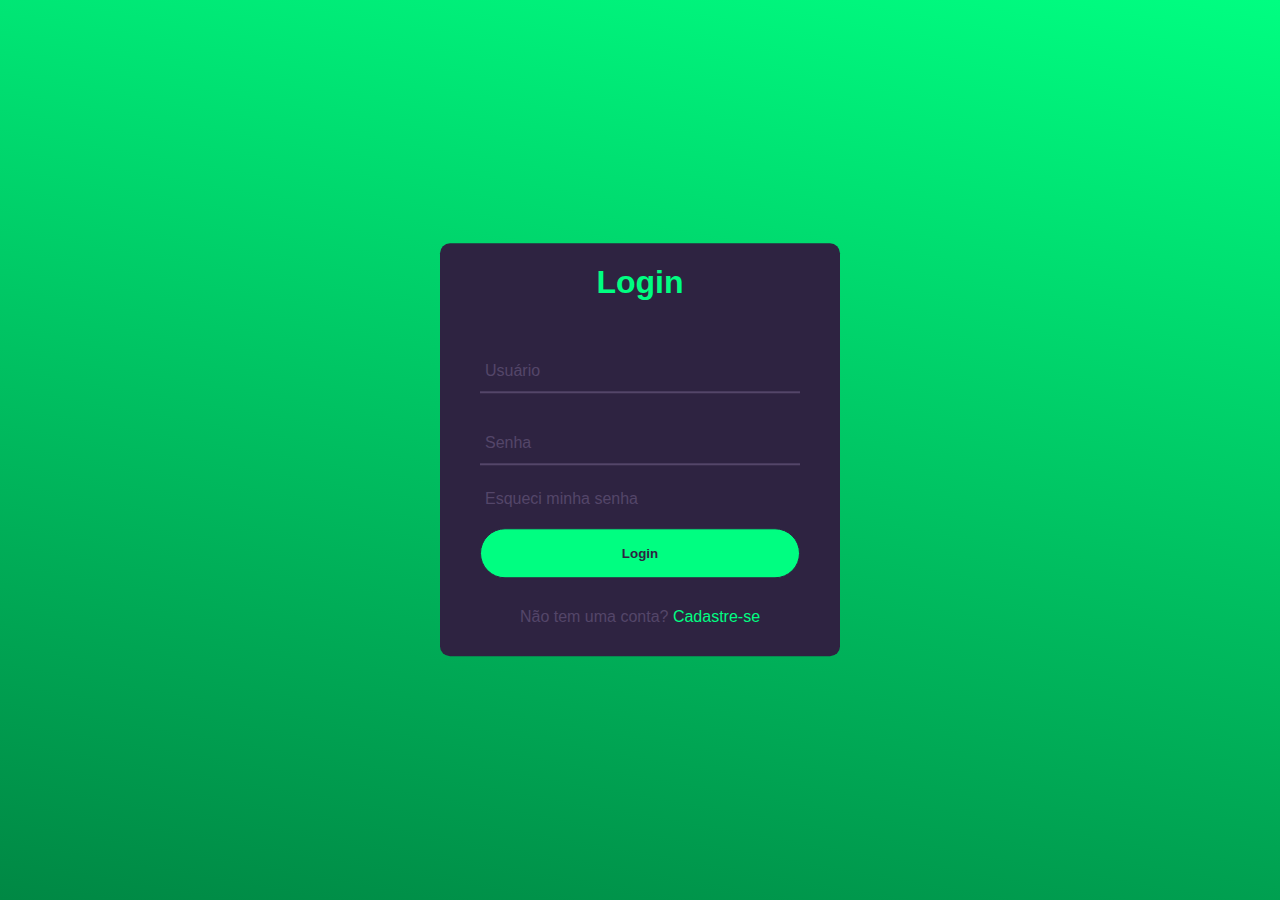
<file: index.html>
<!DOCTYPE html>
<html lang="pt-BR">
<head>
    <meta charset="UTF-8">
    <meta http-equiv="X-UA-Compatible" content="IE=edge">
    <meta name="viewport" content="width=device-width, initial-scale=1.0">
    <title>Health Track - entre ou cadastre-se</title>
    <link rel="stylesheet" href="style.css"
</head>

<body>
    <div class="center">
        <h1>Login</h1>
        <form method="post">
            <div class="txt_field">
                <input type="text" required>
                <span></span>
                <label>Usuário</label>
            </div>
            <div class="txt_field">
                <input type="password" required>
                <span></span>
                <label>Senha</label>
            </div>
            <div class="pass">Esqueci minha senha</div>
            <a href="/dashboard/dashboard.html">
                <input type="button" value="Login"> 
            </a>
            <div class="singup_link">
                Não tem uma conta? <a href="/registro/registro.html">Cadastre-se</a>
            </div>
        </form>
    </div>

    
    
</body>
</html>
</file>
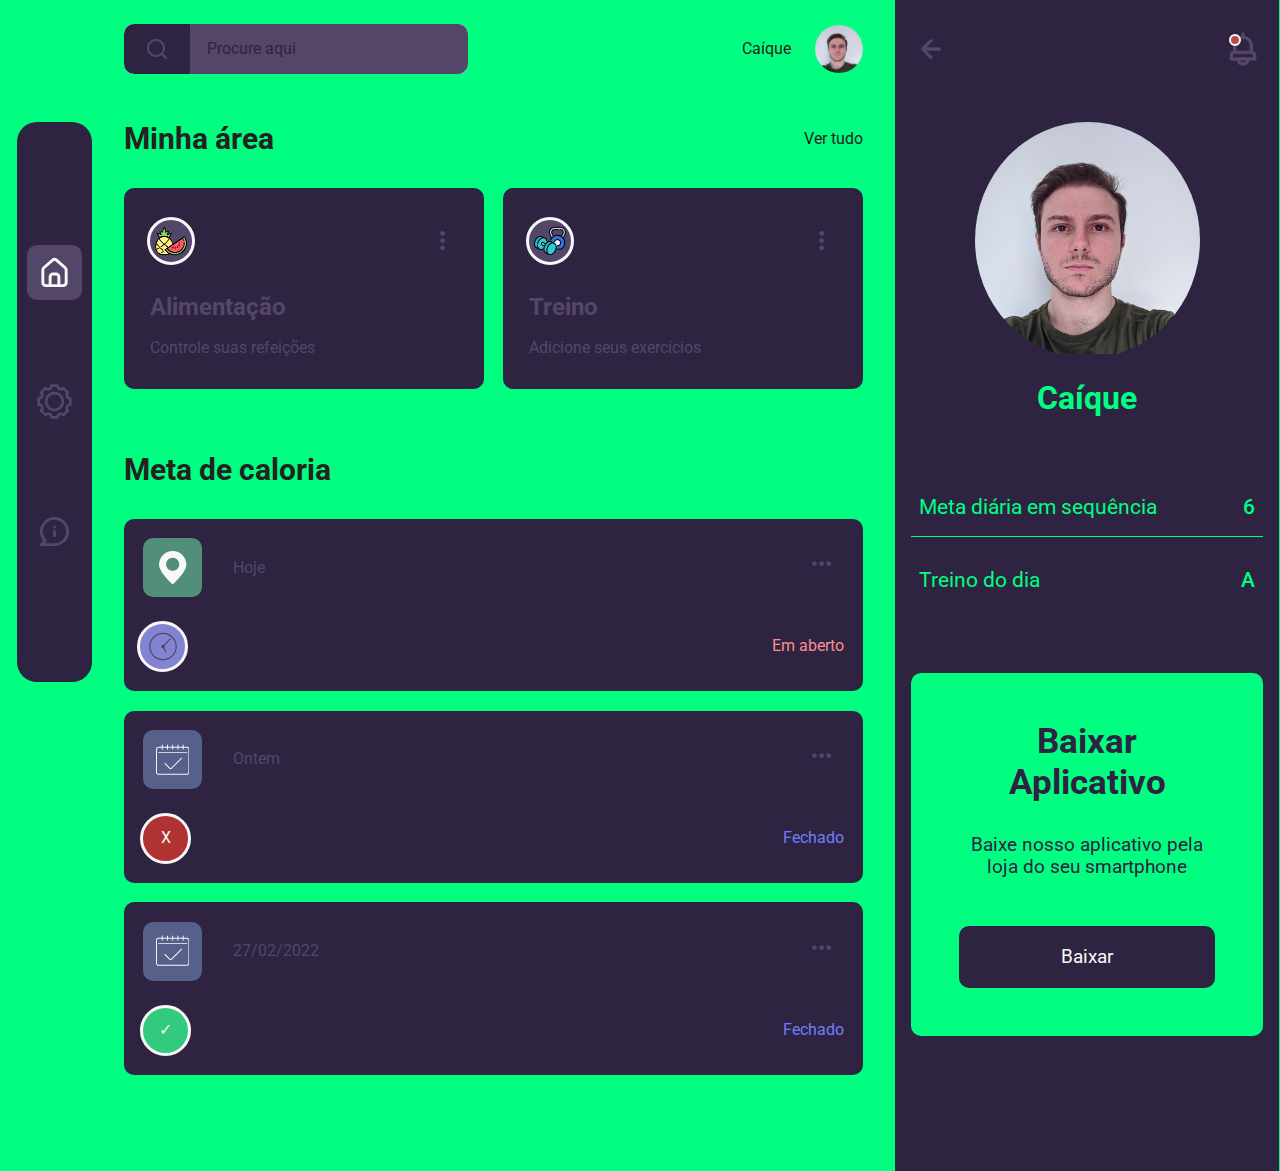
<file: dashboard/dashboard.html>
<!DOCTYPE html>
<html lang="pt-BR">
  <head>
    <meta charset="UTF-8" />
    <meta name="viewport" content="width=device-width, initial-scale=1.0" />
    <meta http-equiv="X-UA-Compatible" content="ie=edge" />
    <title>Dashboard - Health Track</title>
    <link
      href="https://fonts.googleapis.com/css2?family=Roboto:wght@400;500;700&display=swap"
      rel="stylesheet"
    />
    <link rel="stylesheet" href="./styles/normalize.css" />
    <link rel="stylesheet" href="./styles/index.css" />
  </head>
  <body>
    <div class="wrapper">
      <nav class="nav">
        <ul class="nav__list" role="menubar">
          <li class="nav__item nav__item--isActive">
            <a
              href="#"
              class="nav__link focus--box-shadow"
              role="menuitem"
              aria-label="Home"
            >
              <svg
                class="nav__icon"
                xmlns="http://www.w3.org/2000/svg"
                viewBox="0 0 24 24"
                role="presentation"
              >
                <path
                  fill="#6563ff"
                  d="M20,8h0L14,2.74a3,3,0,0,0-4,0L4,8a3,3,0,0,0-1,2.26V19a3,3,0,0,0,3,3H18a3,3,0,0,0,3-3V10.25A3,3,0,0,0,20,8ZM14,20H10V15a1,1,0,0,1,1-1h2a1,1,0,0,1,1,1Zm5-1a1,1,0,0,1-1,1H16V15a3,3,0,0,0-3-3H11a3,3,0,0,0-3,3v5H6a1,1,0,0,1-1-1V10.25a1,1,0,0,1,.34-.75l6-5.25a1,1,0,0,1,1.32,0l6,5.25a1,1,0,0,1,.34.75Z"
                />
              </svg>
            </a>
          </li>
          <li class="nav__item">
            <a
              href="#"
              class="nav__link focus--box-shadow"
              role="menuitem"
              aria-label="Favorite projects"
            >
              <svg class="nav__icon" xmlns="http://www.w3.org/2000/svg" xmlns:xlink="http://www.w3.org/1999/xlink" version="1.1" width="256" height="45" viewBox="0 0 256 256" xml:space="preserve">
                <g transform="translate(128 128) scale(0.72 0.72)" >
                  <g  transform="translate(-175.05 -175.05000000000004) scale(3.89 3.89)" >
                  <path d="M 52.1 90 H 37.9 c -2.867 0 -5.2 -2.333 -5.2 -5.2 v -2.114 c 0 -0.329 -0.191 -0.634 -0.454 -0.725 c -1.482 -0.511 -2.955 -1.122 -4.375 -1.816 c -0.246 -0.118 -0.576 -0.046 -0.802 0.18 l -1.516 1.516 c -0.981 0.982 -2.288 1.523 -3.677 1.523 c -1.389 0 -2.695 -0.541 -3.677 -1.524 L 8.16 71.799 c -2.027 -2.027 -2.027 -5.326 0 -7.354 l 1.516 -1.516 c 0.223 -0.223 0.299 -0.56 0.181 -0.8 c -0.695 -1.423 -1.307 -2.895 -1.818 -4.377 C 7.947 57.49 7.643 57.3 7.314 57.3 H 5.2 c -2.867 0 -5.2 -2.333 -5.2 -5.2 V 37.9 c 0 -2.867 2.333 -5.2 5.2 -5.2 h 2.115 c 0.329 0 0.633 -0.19 0.724 -0.454 c 0.513 -1.483 1.124 -2.956 1.817 -4.374 c 0.12 -0.246 0.046 -0.576 -0.181 -0.802 L 8.16 25.555 c -2.027 -2.028 -2.027 -5.327 0 -7.354 L 18.201 8.159 c 0.982 -0.982 2.288 -1.522 3.677 -1.522 c 1.389 0 2.695 0.541 3.677 1.522 l 1.516 1.517 c 0.224 0.223 0.559 0.3 0.801 0.18 c 1.418 -0.693 2.891 -1.305 4.375 -1.818 C 32.51 7.947 32.7 7.643 32.7 7.314 V 5.2 c 0 -2.867 2.333 -5.2 5.2 -5.2 h 14.2 c 2.867 0 5.2 2.333 5.2 5.2 v 2.115 c 0 0.329 0.19 0.633 0.453 0.724 c 1.482 0.512 2.954 1.124 4.375 1.818 c 0.247 0.118 0.575 0.045 0.802 -0.181 l 1.516 -1.516 c 2.027 -2.027 5.326 -2.027 7.354 0 L 81.84 18.2 c 2.027 2.028 2.027 5.327 0 7.354 l -1.516 1.516 c -0.227 0.227 -0.301 0.556 -0.181 0.802 c 0.695 1.42 1.307 2.893 1.818 4.376 c 0.09 0.262 0.395 0.452 0.724 0.452 H 84.8 c 2.867 0 5.2 2.333 5.2 5.2 V 52.1 c 0 2.867 -2.333 5.2 -5.2 5.2 h -2.114 c -0.329 0 -0.634 0.19 -0.725 0.454 c -0.51 1.478 -1.121 2.95 -1.815 4.373 c -0.119 0.244 -0.044 0.58 0.179 0.803 l 1.516 1.516 c 2.027 2.027 2.027 5.326 0 7.354 L 71.799 81.84 c -0.982 0.982 -2.288 1.523 -3.677 1.523 c -1.39 0 -2.696 -0.542 -3.678 -1.525 l -1.514 -1.513 c -0.228 -0.226 -0.557 -0.302 -0.803 -0.182 c -1.42 0.695 -2.893 1.307 -4.376 1.818 c -0.262 0.09 -0.452 0.395 -0.452 0.724 V 84.8 C 57.3 87.667 54.967 90 52.1 90 z M 39.7 83 h 10.6 v -0.314 c 0 -3.322 2.076 -6.272 5.167 -7.34 c 1.216 -0.42 2.422 -0.921 3.588 -1.491 c 2.936 -1.434 6.481 -0.822 8.824 1.521 l 0.243 0.242 l 7.495 -7.495 l -0.242 -0.243 c -2.345 -2.344 -2.955 -5.891 -1.519 -8.825 c 0.569 -1.166 1.07 -2.373 1.488 -3.585 c 1.068 -3.093 4.019 -5.169 7.341 -5.169 H 83 V 39.7 h -0.314 c -3.322 0 -6.272 -2.076 -7.34 -5.167 c -0.42 -1.216 -0.921 -2.422 -1.491 -3.588 c -1.434 -2.936 -0.823 -6.482 1.521 -8.825 l 0.242 -0.243 l -7.495 -7.495 l -0.243 0.243 c -2.344 2.344 -5.89 2.953 -8.824 1.52 c -1.166 -0.57 -2.373 -1.071 -3.587 -1.491 c -3.091 -1.067 -5.168 -4.017 -5.168 -7.34 V 7 H 39.7 v 0.314 c 0 3.323 -2.077 6.272 -5.168 7.34 c -1.217 0.42 -2.424 0.922 -3.587 1.491 c -2.936 1.434 -6.481 0.823 -8.825 -1.52 l -0.243 -0.243 l -7.495 7.495 l 0.243 0.243 c 2.343 2.344 2.954 5.89 1.52 8.825 c -0.568 1.163 -1.07 2.37 -1.49 3.587 c -1.068 3.092 -4.018 5.168 -7.34 5.168 H 7 v 10.6 h 0.314 c 3.323 0 6.272 2.077 7.34 5.168 c 0.419 1.214 0.921 2.421 1.491 3.588 c 1.435 2.933 0.824 6.479 -1.52 8.823 l -0.243 0.243 l 7.496 7.495 l 0.242 -0.242 c 2.344 -2.346 5.891 -2.954 8.826 -1.52 c 1.164 0.568 2.37 1.07 3.585 1.489 c 3.092 1.068 5.168 4.019 5.168 7.341 V 83 z M 45.028 70.402 c -6.738 0 -13.204 -2.652 -17.991 -7.439 c -5.265 -5.265 -7.947 -12.561 -7.359 -20.016 c 0.97 -12.296 10.974 -22.3 23.27 -23.27 c 7.457 -0.588 14.751 2.095 20.016 7.359 c 5.265 5.266 7.947 12.561 7.36 20.017 c -0.971 12.297 -10.975 22.3 -23.271 23.27 l 0 0 C 46.376 70.376 45.701 70.402 45.028 70.402 z M 44.969 26.598 c -0.489 0 -0.979 0.02 -1.471 0.058 c -8.899 0.702 -16.14 7.943 -16.842 16.843 c -0.427 5.41 1.516 10.7 5.331 14.515 s 9.1 5.761 14.516 5.331 l 0 0 c 8.899 -0.701 16.141 -7.941 16.843 -16.842 c 0.427 -5.41 -1.517 -10.701 -5.331 -14.516 C 54.546 28.519 49.857 26.598 44.969 26.598 z"  />
                </g>
                </g>
                </svg>
            </a>
          </li>
          <li class="nav__item">
            <a
              href="/Informações complementares/dados.html"
              class="nav__link focus--box-shadow"
              role="menuitem"
              aria-label="Informational messages"
              ><svg
                class="nav__icon"
                xmlns="http://www.w3.org/2000/svg"
                viewBox="0 0 24 24"
                role="presentation"
              >
                <path
                  d="M12,11a1,1,0,0,0-1,1v3a1,1,0,0,0,2,0V12A1,1,0,0,0,12,11Zm0-3a1,1,0,1,0,1,1A1,1,0,0,0,12,8Zm0-6A10,10,0,0,0,2,12a9.89,9.89,0,0,0,2.26,6.33l-2,2a1,1,0,0,0-.21,1.09A1,1,0,0,0,3,22h9A10,10,0,0,0,12,2Zm0,18H5.41l.93-.93a1,1,0,0,0,.3-.71,1,1,0,0,0-.3-.7A8,8,0,1,1,12,20Z"
                />
              </svg>
            </a>
          </li>
          
        </ul>
      </nav>
      <main class="main">
        <header class="header">
          <div class="header__wrapper">
            <form action="" class="search">
              <button class="search__button focus--box-shadow" type="submit">
                <svg
                  class="search__icon"
                  xmlns="http://www.w3.org/2000/svg"
                  viewBox="0 0 24 24"
                >
                  <path
                    d="M21.71,20.29,18,16.61A9,9,0,1,0,16.61,18l3.68,3.68a1,1,0,0,0,1.42,0A1,1,0,0,0,21.71,20.29ZM11,18a7,7,0,1,1,7-7A7,7,0,0,1,11,18Z"
                  />
                </svg>
              </button>
              <input
                class="search__input focus--box-shadow"
                type="text"
                placeholder="Procure aqui"
              />
            </form>
            <div class="profile">
              <button class="profile__button">
                <span class="profile__name">Caíque</span>
                <img
                  class="profile__img"
                  src="./img/caique.jpg"
                  alt="Profile picture"
                  loading="lazy"
                />
              </button>
            </div>
          </div>
        </header>
        <section class="section">
          <header class="section__header">
            <h2 class="section__title">Minha área</h2>
            <a href="#" class="section__link">Ver tudo</a>
          </header>
          <ul class="team">
            <li class="team__item">
              <a class="team__link focus--box-shadow" href="#">
                <div class="team__header">
                  <ul class="photo">
                    <li class="photo__item">
                      <img
                        src="./img/pineapple-and-watermelon-9602.png"
                        alt="Foto das frutas"
                      />
                    </li>
                  </ul>
                  <button
                    class="setting setting--absolute focus--box-shadow"
                    type="button"
                  >
                    <svg
                      enable-background="new 0 0 515.555 515.555"
                      height="512"
                      viewBox="0 0 515.555 515.555"
                      width="512"
                      xmlns="http://www.w3.org/2000/svg"
                    >
                      <path
                        d="m303.347 18.875c25.167 25.167 25.167 65.971 0 91.138s-65.971 25.167-91.138 0-25.167-65.971 0-91.138c25.166-25.167 65.97-25.167 91.138 0"
                      />
                      <path
                        d="m303.347 212.209c25.167 25.167 25.167 65.971 0 91.138s-65.971 25.167-91.138 0-25.167-65.971 0-91.138c25.166-25.167 65.97-25.167 91.138 0"
                      />
                      <path
                        d="m303.347 405.541c25.167 25.167 25.167 65.971 0 91.138s-65.971 25.167-91.138 0-25.167-65.971 0-91.138c25.166-25.167 65.97-25.167 91.138 0"
                      />
                    </svg>
                  </button>
                </div>
                <div class="team__inform">
                  <p class="team__name">Alimentação</p>
                  <time class="date" datetime="2020-05-05T10:00:00"
                    >Controle suas refeições</time
                  >
                </div>
              </a>
            </li>
            <li class="team__item">
              <a class="team__link focus--box-shadow" href="#">
                <div class="team__header">
                  <ul class="photo">
                    <li class="photo__item">
                      <img
                        src="./img/weights.png"
                        alt="Foto do treino"
                      />
                    </li>
                  </ul>
                  <button
                    class="setting setting--absolute focus--box-shadow"
                    type="button"
                  >
                    <svg
                      enable-background="new 0 0 515.555 515.555"
                      height="512"
                      viewBox="0 0 515.555 515.555"
                      width="512"
                      xmlns="http://www.w3.org/2000/svg"
                    >
                      <path
                        d="m303.347 18.875c25.167 25.167 25.167 65.971 0 91.138s-65.971 25.167-91.138 0-25.167-65.971 0-91.138c25.166-25.167 65.97-25.167 91.138 0"
                      />
                      <path
                        d="m303.347 212.209c25.167 25.167 25.167 65.971 0 91.138s-65.971 25.167-91.138 0-25.167-65.971 0-91.138c25.166-25.167 65.97-25.167 91.138 0"
                      />
                      <path
                        d="m303.347 405.541c25.167 25.167 25.167 65.971 0 91.138s-65.971 25.167-91.138 0-25.167-65.971 0-91.138c25.166-25.167 65.97-25.167 91.138 0"
                      />
                    </svg>
                  </button>
                </div>
                <div class="team__inform">
                  <p class="team__name">Treino</p>
                  <time class="date" "
                    >Adicione seus exercícios</time
                  >
                </div>
              </a>
            </li>
            <li class="team__item">
              <a class="team__link focus--box-shadow" href="#">
                <div class="team__header">
                  <ul class="photo">
                    <li class="photo__item">
                      <img
                        src="./img/heartbeat.png"
                        alt="Foto do percurso"
                      />
                    </li>
                  </ul>
                  <button
                    class="setting setting--absolute focus--box-shadow"
                    type="button"
                  >
                    <svg
                      enable-background="new 0 0 515.555 515.555"
                      height="512"
                      viewBox="0 0 515.555 515.555"
                      width="512"
                      xmlns="http://www.w3.org/2000/svg"
                    >
                      <path
                        d="m303.347 18.875c25.167 25.167 25.167 65.971 0 91.138s-65.971 25.167-91.138 0-25.167-65.971 0-91.138c25.166-25.167 65.97-25.167 91.138 0"
                      />
                      <path
                        d="m303.347 212.209c25.167 25.167 25.167 65.971 0 91.138s-65.971 25.167-91.138 0-25.167-65.971 0-91.138c25.166-25.167 65.97-25.167 91.138 0"
                      />
                      <path
                        d="m303.347 405.541c25.167 25.167 25.167 65.971 0 91.138s-65.971 25.167-91.138 0-25.167-65.971 0-91.138c25.166-25.167 65.97-25.167 91.138 0"
                      />
                    </svg>
                  </button>
                </div>
                <div class="team__inform">
                  <p class="team__name">Percurso</p>
                  <time class="date" "
                    >Registre seu percurso</time
                  >
                </div>
              </a>
            </li>
          </ul>
        </section>
        <section class="section">
          <header class="section__header">
            <h2 class="section__title">Meta de caloria</h2>
          </header>
          <ul class="project">
            <li class="project__item">
              <a href="#" class="project__link focus--box-shadow">
                <div class="project__wrapper">
                  <div class="project__element project__icon">
                    <div
                      class="icon icon--viking"
                      aria-label="Icon for the project 'Book cover design'"
                    >
                    <?xml version="1.0" encoding="iso-8859-1"?>
                    <!-- Generator: Adobe Illustrator 18.0.0, SVG Export Plug-In . SVG Version: 6.00 Build 0)  -->
                    <!DOCTYPE svg PUBLIC "-//W3C//DTD SVG 1.1//EN" "http://www.w3.org/Graphics/SVG/1.1/DTD/svg11.dtd">
                    <svg version="1.1" id="Capa_1" xmlns="http://www.w3.org/2000/svg" xmlns:xlink="http://www.w3.org/1999/xlink" x="0px" y="0px"
                       viewBox="0 0 232.088 232.088" style="enable-background:new 0 0 232.088 232.088;" xml:space="preserve">
                    <path d="M116.044,0c-52.469,0-95,42.531-95,95c0,52.469,95,137.088,95,137.088s95-84.619,95-137.088
                      C211.044,42.531,168.513,0,116.044,0z M116.044,138.01c-25.232,0-45.697-20.463-45.697-45.697c0-25.234,20.465-45.697,45.697-45.697
                      c25.234,0,45.697,20.463,45.697,45.697C161.741,117.547,141.278,138.01,116.044,138.01z"/>
                    <g>
                    </g>
                    <g>
                    </g>
                    <g>
                    </g>
                    <g>
                    </g>
                    <g>
                    </g>
                    <g>
                    </g>
                    <g>
                    </g>
                    <g>
                    </g>
                    <g>
                    </g>
                    <g>
                    </g>
                    <g>
                    </g>
                    <g>
                    </g>
                    <g>
                    </g>
                    <g>
                    </g>
                    <g>
                    </g>
                    </svg>
                    
                    </div>
                  </div>
                  <div class="project__element project__inform">
                    <span class="project__inform-name"
                      >Hoje</span
                    >
                  </div>
                  <div class="project__element project__photo">
                    <ul class="photo">
                      <ul class="photo">
                      <li class="photo__item3">
                        <svg fill="#000000" xmlns="http://www.w3.org/2000/svg"  viewBox="0 0 50 50" width="30px" height="50px"><path d="M 25 2 C 12.309295 2 2 12.309295 2 25 C 2 37.690705 12.309295 48 25 48 C 37.690705 48 48 37.690705 48 25 C 48 12.309295 37.690705 2 25 2 z M 25 4 C 36.609824 4 46 13.390176 46 25 C 46 36.609824 36.609824 46 25 46 C 13.390176 46 4 36.609824 4 25 C 4 13.390176 13.390176 4 25 4 z M 37.039062 10.990234 A 1.0001 1.0001 0 0 0 36.265625 11.322266 L 26.183594 22.244141 A 3 3 0 0 0 25 22 A 3 3 0 0 0 22 25 A 3 3 0 0 0 25 28 A 3 3 0 0 0 25.5 27.958984 L 29.125 34.486328 A 1.0010694 1.0010694 0 1 0 30.875 33.513672 L 27.246094 26.984375 A 3 3 0 0 0 28 25 A 3 3 0 0 0 27.652344 23.599609 L 37.734375 12.677734 A 1.0001 1.0001 0 0 0 37.039062 10.990234 z"/></svg>
                      </li>
                    </ul>
                    </ul>
                  </div>
                  
                  <div class="project__element project__status">
                    <span class="status status--in-work">Em aberto</span>
                  </div>
                  <div class="project__element project__setting">
                    <button
                      class="setting setting--rotate focus--box-shadow"
                      type="button"
                    >
                      <svg
                        enable-background="new 0 0 515.555 515.555"
                        height="512"
                        viewBox="0 0 515.555 515.555"
                        width="512"
                        xmlns="http://www.w3.org/2000/svg"
                      >
                        <path
                          d="m303.347 18.875c25.167 25.167 25.167 65.971 0 91.138s-65.971 25.167-91.138 0-25.167-65.971 0-91.138c25.166-25.167 65.97-25.167 91.138 0"
                        />
                        <path
                          d="m303.347 212.209c25.167 25.167 25.167 65.971 0 91.138s-65.971 25.167-91.138 0-25.167-65.971 0-91.138c25.166-25.167 65.97-25.167 91.138 0"
                        />
                        <path
                          d="m303.347 405.541c25.167 25.167 25.167 65.971 0 91.138s-65.971 25.167-91.138 0-25.167-65.971 0-91.138c25.166-25.167 65.97-25.167 91.138 0"
                        />
                      </svg>
                    </button>
                  </div>
                </div>
              </a>
            </li>
            <li class="project__item">
              <a href="#" class="project__link focus--box-shadow">
                <div class="project__wrapper">
                  <div class="project__element project__icon">
                    <div
                      class="icon icon--rajah"
                      aria-label="Icon for the project 'Book cover design'"
                    >
                    <?xml version="1.0" encoding="iso-8859-1"?>
                    <!-- Generator: Adobe Illustrator 17.1.0, SVG Export Plug-In . SVG Version: 6.00 Build 0)  -->
                    <!DOCTYPE svg PUBLIC "-//W3C//DTD SVG 1.1//EN" "http://www.w3.org/Graphics/SVG/1.1/DTD/svg11.dtd">
                    <svg version="1.1" id="Capa_1" xmlns="http://www.w3.org/2000/svg" xmlns:xlink="http://www.w3.org/1999/xlink" x="0px" y="0px"
                       viewBox="0 0 511 511" style="enable-background:new 0 0 511 511;" xml:space="preserve">
                    <g>
                      <path d="M471.5,56H423V31.5c0-4.142-3.358-7.5-7.5-7.5s-7.5,3.358-7.5,7.5V56h-65V31.5c0-4.142-3.358-7.5-7.5-7.5
                        s-7.5,3.358-7.5,7.5V56h-65V31.5c0-4.142-3.358-7.5-7.5-7.5s-7.5,3.358-7.5,7.5V56h-65V31.5c0-4.142-3.358-7.5-7.5-7.5
                        s-7.5,3.358-7.5,7.5V56h-65V31.5c0-4.142-3.358-7.5-7.5-7.5S88,27.358,88,31.5V56H39.5C17.72,56,0,73.72,0,95.5v352
                        C0,469.28,17.72,487,39.5,487h432c21.78,0,39.5-17.72,39.5-39.5v-352C511,73.72,493.28,56,471.5,56z M496,447.5
                        c0,13.509-10.991,24.5-24.5,24.5h-432C25.991,472,15,461.009,15,447.5v-352C15,81.991,25.991,71,39.5,71H88v24.5
                        c0,4.142,3.358,7.5,7.5,7.5s7.5-3.358,7.5-7.5V71h65v24.5c0,4.142,3.358,7.5,7.5,7.5s7.5-3.358,7.5-7.5V71h65v24.5
                        c0,4.142,3.358,7.5,7.5,7.5s7.5-3.358,7.5-7.5V71h65v24.5c0,4.142,3.358,7.5,7.5,7.5s7.5-3.358,7.5-7.5V71h65v24.5
                        c0,4.142,3.358,7.5,7.5,7.5s7.5-3.358,7.5-7.5V71h48.5c13.509,0,24.5,10.991,24.5,24.5V447.5z"/>
                      <path d="M471.5,136h-432c-4.142,0-7.5,3.358-7.5,7.5s3.358,7.5,7.5,7.5h432c4.142,0,7.5-3.358,7.5-7.5S475.642,136,471.5,136z"/>
                      <path d="M386.197,226.197L229.51,382.883c-3.314,3.313-8.706,3.313-12.021,0l-76.687-76.687c-2.929-2.929-7.678-2.929-10.606,0
                        c-2.929,2.929-2.929,7.678,0,10.606l76.687,76.687c4.438,4.438,10.339,6.883,16.617,6.883s12.178-2.444,16.617-6.883
                        l156.687-156.687c2.929-2.929,2.929-7.678,0-10.606C393.875,223.268,389.125,223.268,386.197,226.197z"/>
                    </g>
                    <g>
                    </g>
                    <g>
                    </g>
                    <g>
                    </g>
                    <g>
                    </g>
                    <g>
                    </g>
                    <g>
                    </g>
                    <g>
                    </g>
                    <g>
                    </g>
                    <g>
                    </g>
                    <g>
                    </g>
                    <g>
                    </g>
                    <g>
                    </g>
                    <g>
                    </g>
                    <g>
                    </g>
                    <g>
                    </g>
                    </svg>
                    </div>
                  </div>
                  <div class="project__element project__inform">
                    <span class="project__inform-name">Ontem</span>
                  </div>
                  <div class="project__element project__photo">
                    <ul class="photo">
                      <li class="photo__item2">
                        <span class="photo__substrate">X</span>
                      </li>
                    </ul>
                  </div>
                  
                  <div class="project__element project__status">
                    <span class="status status--published">Fechado</span>
                  </div>
                  <div class="project__element project__setting">
                    <button
                      class="setting setting--rotate focus--box-shadow"
                      type="button"
                    >
                      <svg
                        enable-background="new 0 0 515.555 515.555"
                        height="512"
                        viewBox="0 0 515.555 515.555"
                        width="512"
                        xmlns="http://www.w3.org/2000/svg"
                      >
                        <path
                          d="m303.347 18.875c25.167 25.167 25.167 65.971 0 91.138s-65.971 25.167-91.138 0-25.167-65.971 0-91.138c25.166-25.167 65.97-25.167 91.138 0"
                        />
                        <path
                          d="m303.347 212.209c25.167 25.167 25.167 65.971 0 91.138s-65.971 25.167-91.138 0-25.167-65.971 0-91.138c25.166-25.167 65.97-25.167 91.138 0"
                        />
                        <path
                          d="m303.347 405.541c25.167 25.167 25.167 65.971 0 91.138s-65.971 25.167-91.138 0-25.167-65.971 0-91.138c25.166-25.167 65.97-25.167 91.138 0"
                        />
                      </svg>
                    </button>
                  </div>
                </div>
              </a>
            </li>
            <li class="project__item">
              <a href="#" class="project__link focus--box-shadow">
                <div class="project__wrapper">
                  <div class="project__element project__icon">
                    <div
                      class="icon icon--celta"
                      aria-label="Icon of the 'Showcase Design' project"
                    >
                      <?xml version="1.0" encoding="iso-8859-1"?>
                      <!-- Generator: Adobe Illustrator 17.1.0, SVG Export Plug-In . SVG Version: 6.00 Build 0)  -->
                      <!DOCTYPE svg PUBLIC "-//W3C//DTD SVG 1.1//EN" "http://www.w3.org/Graphics/SVG/1.1/DTD/svg11.dtd">
                      <svg version="1.1" id="Capa_1" xmlns="http://www.w3.org/2000/svg" xmlns:xlink="http://www.w3.org/1999/xlink" x="0px" y="0px"
                        viewBox="0 0 511 511" style="enable-background:new 0 0 511 511;" xml:space="preserve">
                      <g>
                        <path d="M471.5,56H423V31.5c0-4.142-3.358-7.5-7.5-7.5s-7.5,3.358-7.5,7.5V56h-65V31.5c0-4.142-3.358-7.5-7.5-7.5
                          s-7.5,3.358-7.5,7.5V56h-65V31.5c0-4.142-3.358-7.5-7.5-7.5s-7.5,3.358-7.5,7.5V56h-65V31.5c0-4.142-3.358-7.5-7.5-7.5
                          s-7.5,3.358-7.5,7.5V56h-65V31.5c0-4.142-3.358-7.5-7.5-7.5S88,27.358,88,31.5V56H39.5C17.72,56,0,73.72,0,95.5v352
                          C0,469.28,17.72,487,39.5,487h432c21.78,0,39.5-17.72,39.5-39.5v-352C511,73.72,493.28,56,471.5,56z M496,447.5
                          c0,13.509-10.991,24.5-24.5,24.5h-432C25.991,472,15,461.009,15,447.5v-352C15,81.991,25.991,71,39.5,71H88v24.5
                          c0,4.142,3.358,7.5,7.5,7.5s7.5-3.358,7.5-7.5V71h65v24.5c0,4.142,3.358,7.5,7.5,7.5s7.5-3.358,7.5-7.5V71h65v24.5
                          c0,4.142,3.358,7.5,7.5,7.5s7.5-3.358,7.5-7.5V71h65v24.5c0,4.142,3.358,7.5,7.5,7.5s7.5-3.358,7.5-7.5V71h65v24.5
                          c0,4.142,3.358,7.5,7.5,7.5s7.5-3.358,7.5-7.5V71h48.5c13.509,0,24.5,10.991,24.5,24.5V447.5z"/>
                        <path d="M471.5,136h-432c-4.142,0-7.5,3.358-7.5,7.5s3.358,7.5,7.5,7.5h432c4.142,0,7.5-3.358,7.5-7.5S475.642,136,471.5,136z"/>
                        <path d="M386.197,226.197L229.51,382.883c-3.314,3.313-8.706,3.313-12.021,0l-76.687-76.687c-2.929-2.929-7.678-2.929-10.606,0
                          c-2.929,2.929-2.929,7.678,0,10.606l76.687,76.687c4.438,4.438,10.339,6.883,16.617,6.883s12.178-2.444,16.617-6.883
                          l156.687-156.687c2.929-2.929,2.929-7.678,0-10.606C393.875,223.268,389.125,223.268,386.197,226.197z"/>
                      </g>
                      <g>
                      </g>
                      <g>
                      </g>
                      <g>
                      </g>
                      <g>
                      </g>
                      <g>
                      </g>
                      <g>
                      </g>
                      <g>
                      </g>
                      <g>
                      </g>
                      <g>
                      </g>
                      <g>
                      </g>
                      <g>
                      </g>
                      <g>
                      </g>
                      <g>
                      </g>
                      <g>
                      </g>
                      <g>
                      </g>
                      </svg>
                    </div>
                  </div>
                  <div class="project__element project__inform">
                    <span class="project__inform-name"
                      >27/02/2022</span
                    >
                  </div>
                  <div class="project__element project__photo">
                    <ul class="photo">
                      <li class="photo__item1">
                        <span class="photo__substrate">✓</span>
                      </li>
                    </ul>
                  </div>
                  <div class="project__element project__status">
                    <span class="status status--published">Fechado</span>
                  </div>
                  <div class="project__element project__setting">
                    <button
                      class="setting setting--rotate focus--box-shadow"
                      type="button"
                    >
                      <svg
                        enable-background="new 0 0 515.555 515.555"
                        height="512"
                        viewBox="0 0 515.555 515.555"
                        width="512"
                        xmlns="http://www.w3.org/2000/svg"
                      >
                        <path
                          d="m303.347 18.875c25.167 25.167 25.167 65.971 0 91.138s-65.971 25.167-91.138 0-25.167-65.971 0-91.138c25.166-25.167 65.97-25.167 91.138 0"
                        />
                        <path
                          d="m303.347 212.209c25.167 25.167 25.167 65.971 0 91.138s-65.971 25.167-91.138 0-25.167-65.971 0-91.138c25.166-25.167 65.97-25.167 91.138 0"
                        />
                        <path
                          d="m303.347 405.541c25.167 25.167 25.167 65.971 0 91.138s-65.971 25.167-91.138 0-25.167-65.971 0-91.138c25.166-25.167 65.97-25.167 91.138 0"
                        />
                      </svg>
                    </button>
                  </div>
                </div>
              </a>
            </li>
            
          </ul>
        </section>
      </main>
      <aside class="aside">
        <section class="section">
          <div class="aside__control">
            <button
              class="aside__button focus--box-shadow"
              type="button"
              aria-label="Close profile settings"
            >
              <svg
                xmlns="http://www.w3.org/2000/svg"
                viewBox="0 0 24 24"
                role="presentation"
              >
                <path
                  d="M17,11H9.41l3.3-3.29a1,1,0,1,0-1.42-1.42l-5,5a1,1,0,0,0-.21.33,1,1,0,0,0,0,.76,1,1,0,0,0,.21.33l5,5a1,1,0,0,0,1.42,0,1,1,0,0,0,0-1.42L9.41,13H17a1,1,0,0,0,0-2Z"
                />
              </svg>
            </button>
            <button
              class="aside__button aside__button--notification focus--box-shadow"
              type="button"
              aria-label="You have new feedback"
            >
              <svg
                xmlns="http://www.w3.org/2000/svg"
                viewBox="0 0 24 24"
                role="presentation"
              >
                <path
                  d="M18,13.18V10a6,6,0,0,0-5-5.91V3a1,1,0,0,0-2,0V4.09A6,6,0,0,0,6,10v3.18A3,3,0,0,0,4,16v2a1,1,0,0,0,1,1H8.14a4,4,0,0,0,7.72,0H19a1,1,0,0,0,1-1V16A3,3,0,0,0,18,13.18ZM8,10a4,4,0,0,1,8,0v3H8Zm4,10a2,2,0,0,1-1.72-1h3.44A2,2,0,0,1,12,20Zm6-3H6V16a1,1,0,0,1,1-1H17a1,1,0,0,1,1,1Z"
                />
              </svg>
            </button>
          </div>
          <div class="profile-main">
            <button
              class="profile-main__setting focus--box-shadow"
              type="button"
            >
              <img
                class="profile-main__photo"
                src="./img/caique.jpg"
                alt="Profile photo"
              />
            </button>
            <h1 class="profile-main__name">Caíque</h1>
          </div>
          <ul class="statistics">
            <li class="statistics__entry">
              <a class="statistics__entry-description" href="#">Meta diária em sequência</a
              ><span class="statistics__entry-quantity">6</span>
            </li>
            <li class="statistics__entry">
              <a class="statistics__entry-description" href="#">Treino do dia</a
              ><span class="statistics__entry-quantity">A</span>
            </li>
            
          </ul>
          <div class="banner">
            <h3 class="banner__title">Baixar Aplicativo</h3>
            <p class="banner__description">Baixe nosso aplicativo pela loja do seu smartphone</p>
            <button class="banner__button" type="button">
              Baixar
            </button>
          </div>
        </section>
      </aside>
    </div>
  </body>
</html>
</file>
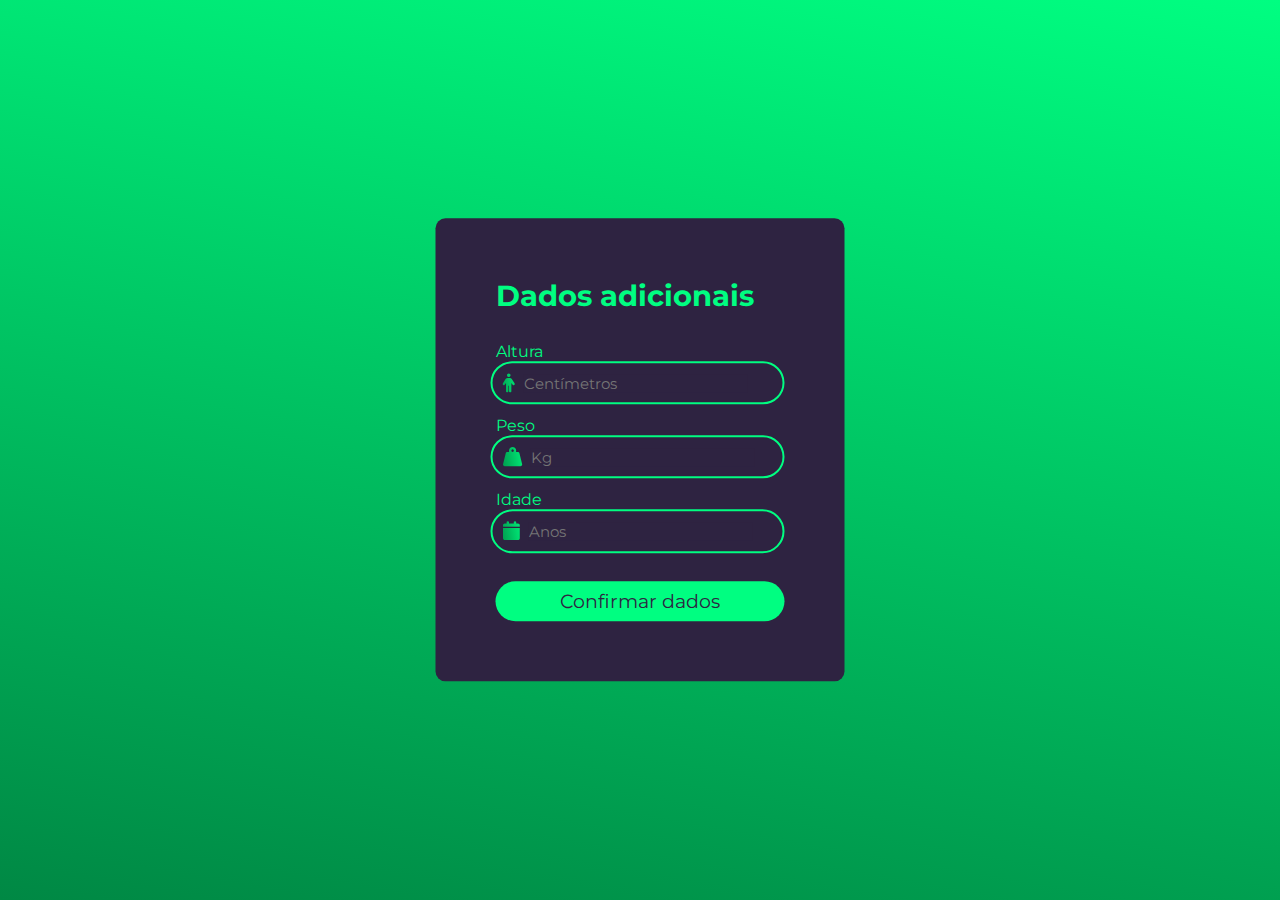
<file: Informações complementares/dados.html>
<!DOCTYPE html>
<html lang="pt-BR">
<head>
    <meta charset="UTF-8">
    <meta http-equiv="X-UA-Compatible" content="IE=edge">
    <meta name="viewport" content="width=device-width, initial-scale=1.0">
    <link rel="stylesheet" href="/Informações complementares/dados.css">
    <link rel="stylesheet" href="/Informações complementares/all.min.css">

    <title>Dados adicionais - Health Track</title>
</head>
<body>
    <div id="form">
        <form action="">
            <h2 class="title">Dados adicionais</h2>
            <label for="altura">Altura</label>
            <div class="input">
                <i class="fa-solid fa-person"></i>
                <input id="altura" name="Altura" placeholder="Centímetros" type="number" maxlength="3">
            </div>
            <label for="peso">Peso</label>
            <div class="input">
                <i class="fa-solid fa-weight-hanging"></i>
                <input id="peso" name="Peso" placeholder="Kg" type="number" min="0" max="500">
            </div>
            <label for="idade">Idade</label>
            <div class="input">
                <i class="fa-solid fa-calendar"></i>
                <input id="idade" name="Idade" placeholder="Anos" type="number" min="0" max="110">
            </div>
            <div id="btn">
                <button type="submit">Confirmar dados</button>
            </div>
        </form>
    </div>
</body>
</html>
</file>
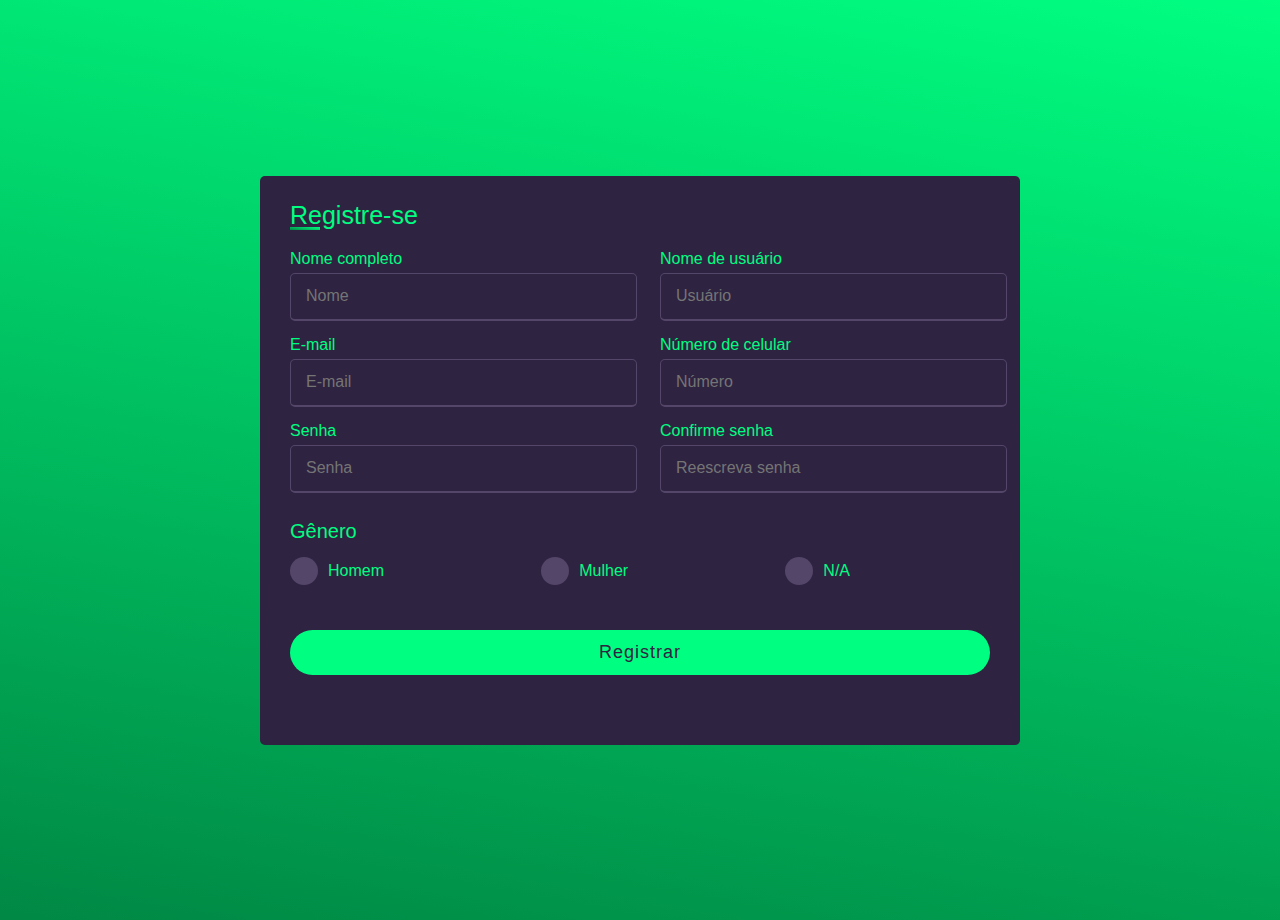
<file: registro/registro.html>
<!DOCTYPE html>
<html lang="pt-BR">
<head>
    <meta charset="UTF-8">
    <meta http-equiv="X-UA-Compatible" content="IE=edge">
    <meta name="viewport" content="width=device-width, initial-scale=1.0">
    <link rel="stylesheet" href="/registro/registro.css">

    <title>Registre-se - Health Track</title>
</head>
<body>
    <div class="container">
        <div class="title">Registre-se</div>
        <form action="#">
            <div class="user-details">
                <div class="input-box">
                    <span class="details">Nome completo</span>
                    <input type="text" placeholder="Nome" required>
                </div>
                <div class="input-box">
                    <span class="details">Nome de usuário</span>
                    <input type="text" placeholder="Usuário" required>
                </div>
                <div class="input-box">
                    <span class="details">E-mail</span>
                    <input type="text" placeholder="E-mail" required>
                </div>
                <div class="input-box">
                    <span class="details">Número de celular</span>
                    <input type="text" placeholder="Número" required>
                </div>
                <div class="input-box">
                    <span class="details">Senha</span>
                    <input type="text" placeholder="Senha" required>
                </div>
                <div class="input-box">
                    <span class="details">Confirme senha</span>
                    <input type="text" placeholder="Reescreva senha" required>
                </div>
            </div>
            <div class="gender-details">
                <input type="radio" name="gender" id="dot-1">
                <input type="radio" name="gender" id="dot-2">
                <input type="radio" name="gender" id="dot-3">
               <span class="gender-title">Gênero</span> 
               <div class="category">
                   <label for="dot-1">
                       <span class="dot one"></span>
                       <span class="gender">Homem</span>
                   </label>
                   <label for="dot-2">
                       <span class="dot two"></span>
                       <span class="gender">Mulher</span>
                   </label>
                   <label for="dot-3">
                       <span class="dot three"></span>
                       <span class="gender">N/A</span>
                   </label>
               </div>
            </div>
            <div class="button">
                <a href="/dashboard/dashboard.html">
                    <input type="button" value="Registrar">
                </a>
            </div>
        </form>
    </div>
</body>
</html>
</file>
<file: style.css>
body{
    margin: 0;
    padding: 0;
    font-family: 'Montserrat', sans-serif;
    background: linear-gradient(190deg,#00fe81,#008844 ) ;
    height: 100vh;
    overflow: hidden;
}

.center{
    position: absolute;
    top: 50%;
    left: 50%;
    transform: translate(-50%, -50%);
    width: 400px;
    background: #2e2341;
    border-radius: 10px;
}

.center h1{
    text-align: center;
    padding: 0 0 20px 0;
    
    color: #00fe81;
}

.center form{
    padding: 0 40px;
    box-sizing: border-box;
}

form .txt_field{
    position: relative;
    border-bottom: 2px solid #544669;
    margin: 30px 0;
}

.txt_field input{
    width: 100%;
    padding: 0 5px;
    height: 40px;
    font-size: 16px;
    border: none;
    background: none;
    outline: none;
    color: #00fe81;
}

.txt_field label{
    position: absolute;
    top: 50%;
    left: 5px;
    color: #544669;
    transform: translateY(-50%);
    font-size: 16px;
    pointer-events: none;
    transition: .5s;
}

.txt_field span::before{
    content: '';
    position: absolute;
    top: 40px;
    left: 0;
    width: 0%;
    height: 2px;
    background: #00fe81;
    transition: .5s;
}

.txt_field input:focus ~ label,
.txt_field input:valid ~ label{
    top: -5px;
    color: #00fe81;
}

.txt_field input:focus ~ span::before,
.txt_field input:valid ~ span::before{
    width: 100%;
}

.pass{
    margin: -5px 0 20px 5px;
    color: #544669;
    cursor: pointer;
}

.pass:hover{
    text-decoration: underline;
    color: #00fe81;
}

input[type="button"]{
    width: 100%;
    height: 50px;
    border: 1px solid;
    background: #00fe81;
    border-radius: 25px;
    font-size: 18;
    color: #2e2341;
    font-weight: 700;
    cursor: pointer;
    outline: none;
}

input[type="button"]:hover{
    border-color: #00fe81;
    transition: .5s;
}

.singup_link{
    margin: 30px 0;
    text-align: center;
    font-size: 16px;
    color: #544669;
}

.singup_link a{
    color: #00fe81;
    text-decoration: none;
}

.singup_link a:hover{
    text-decoration: underline;
}
</file>
<file: dashboard/styles/index.css>
:root {
  --font-roboto: "Roboto", Arial, sans-serif;
  --font-weight-regular: 400;
  --font-weight-medium: 500;
  --font-weight-bold: 700;

  --athens-gray: #e9e8ec;
  --dune: #242221;
  --dune-rgba-2: rgba(36, 34, 33, 0.2);
  --dune-rgba-5: rgba(36, 34, 33, 0.5);
  --alabaster: #f8f8f8;
  --true-v: #9174d8;
  --true-v-rgba-5: rgba(145, 116, 216, 0.5);
  --silver: #c7c7c7;
  --blue-violet: #7a61b7;
  --viking: #518f7a;
  --geraldine: #f98f8e;
  --cornflower-blue: #727ef7;
  --rajah: #575f8b;
  --celta: rgb(187, 76, 76);
}

* {
  margin: 0;
  padding: 0;
  box-sizing: border-box;
}

html,
body {
  min-width: 320px;
  background-color: #00fe81;
  font-family: var(--font-roboto);
  font-size: 16px;
  color: var(--dune);
}

ul,
ol {
  list-style-type: none;
}

h1 {
  font-size: 2.4rem;
}

h2 {
  font-size: 2.2rem;
}

h3 {
  font-size: 2rem;
}

h4,
h5,
h6 {
  font-size: 1.8rem;
}

svg,
img {
  max-width: 100%;
  max-height: 100%;
}

svg path {
  fill: #544669;
  transition: fill 0.3s ease;
}

a {
  text-decoration: none;
  color: var(--dune);
  transition: color 0.3s ease;
}

@media (hover: hover) {
  a:hover {
    color: var(--blue-violet);
  }
}

button {
  padding: 0.85rem;
  background-color: var(--white);
  border: 0;
  font-weight: var(--alabaster);
  color: var(--dune);
  cursor: pointer;
  transition: color 0.3s ease, background-color 0.3s ease;
}

.focus--box-shadow:focus {
  z-index: 1;
  outline: none;
  box-shadow: 0 0 0 3px var(--true-v-rgba-5);
}

@media (max-width: 1800px) {
  h1 {
    font-size: 2rem;
  }

  h2 {
    font-size: 1.85rem;
  }

  h3 {
    font-size: 1.7rem;
  }

  h4,
  h5,
  h6 {
    font-size: 1.55rem;
  }
}

@media (max-width: 1200px) {
  h1 {
    font-size: 1.8rem;
  }

  h2 {
    font-size: 1.65rem;
  }

  h3 {
    font-size: 1.4rem;
  }

  h4,
  h5,
  h6 {
    font-size: 1.35rem;
  }
}

@media (max-width: 992px) {
  h1 {
    font-size: 1.6rem;
  }

  h2,
  h3 {
    font-size: 1.4rem;
  }

  h4,
  h5,
  h6 {
    font-size: 1.2rem;
  }
}

/* Wrapper */

.wrapper {
  display: flex;
  justify-content: center;
  width: 100%;
  min-height: 100vh;
}

@media (max-width: 992px) {
  .wrapper {
    flex-wrap: wrap;
  }
}

/* Nav */

.nav {
  display: flex;
  width: 5.6rem;
  height: calc(50vh - 15rem);
  min-height: 30rem;
  max-height: 50rem;
  margin: 11.53rem 2.45rem;
  padding: 6rem 0.825rem;
  background-color: #2e2341;
  border-radius: 20px;
}

.nav__list {
  display: flex;
  align-items: center;
  justify-content: center;
  flex-wrap: wrap;
  width: 100%;
}

.nav__link {
  display: block;
  padding: 10px;
  font-size: 0;
  border-radius: 10px;
  background-color: #2e2341;
  text-align: center;
  transition: background-color 0.3s ease;
}

@media (hover: hover) {
  .nav__link:hover {
    background-color: #544669;
  }

  .nav__link:hover .nav__icon path {
    fill: var(--alabaster);
  }
}

.nav__item--isActive .nav__link {
  background-color: #544669;
}

.nav__item--isActive .nav__link .nav__icon path {
  fill: var(--alabaster);
}

.nav__item--isActive .nav__link:focus {
  outline: none;
  box-shadow: 0 0 0 3px var(--dune-rgba-5);
}

.nav__icon {
  width: 100%;
}

@media (max-width: 1800px) {
  .nav {
    width: 4.6875rem;
    height: calc(100vh - 16.25rem);
    min-height: 35rem;
    max-height: 45rem;
    margin: 9.625rem 1.5rem;
    padding: 7.5rem 0.625rem;
  }
}

@media (max-width: 1400px) {
  .nav {
    height: calc(100vh - 21.25rem);
    margin: 7.625rem 1rem;
    padding: 5.5rem 0.625rem;
  }
}

@media (max-width: 1200px) {
  .nav {
    z-index: 5;
    position: fixed;
    bottom: 0;
    left: 0;
    width: calc(100% - 27.125rem);
    height: auto;
    min-height: auto;
    margin: 0 1rem;
    padding: 0.5rem 5rem;
    border-radius: 10px 10px 0 0;
    box-shadow: 0px 3px 10px 4px var(--dune-rgba-2);
  }

  .nav__list {
    justify-content: space-around;
  }

  .nav__item {
    width: 3.3rem;
    height: 3.3rem;
  }
}

@media (max-width: 992px) {
  .nav {
    width: calc(100% - 2rem);
  }

  .nav__item {
    width: 2.5rem;
    height: 2.5rem;
  }
}

@media (max-width: 768px) {
  .nav {
    padding: 0.5rem 1rem;
  }
}

/* Main */

.main {
  width: calc(100% - 46.125rem);
  margin: 0 3.75rem 6rem 1.875rem;
}

@media (max-width: 1800px) {
  .main {
    width: calc(100% - 38.8125rem);
    margin: 0 3rem 6rem 1.5rem;
  }
}

@media (max-width: 1400px) {
  .main {
    width: calc(100% - 33.8125rem);
    margin: 0 2rem 6rem 1rem;
  }
}

@media (max-width: 1200px) {
  .main {
    width: calc(100% - 27.125rem);
  }
}

@media (max-width: 992px) {
  .main {
    width: 100%;
    order: 2;
    margin: 0 1rem 6rem 1rem;
  }
}

/* Header */

.header {
  padding: 3.05rem 0 5rem;
}

.header__wrapper {
  display: flex;
  align-items: center;
  justify-content: space-between;
}

.search {
  display: flex;
  width: 100%;
  height: 3.525rem;
  max-width: 32.5rem;
  background-color: var(--alabaster);
  border-radius: 0.625rem;
}

.search__button {
  width: 4.125rem;
  height: 3.525rem;
  padding: 0;
  border-radius: 0.625rem 0 0 0.625rem;
  font-size: 0;
  background-color: #2e2341;
  transition: background-color 0.3s ease;
}

@media (hover: hover) {
  .search__button:hover {
    background-color: var(--true-v);
  }

  .search__button:hover .search__icon path {
    fill: var(--alabaster);
  }
}

.search__icon {
  width: 1.5rem;
  height: 1.5rem;
}

.search__input {
  width: calc(100% - 4.125rem);
  padding: 0 1rem;
  border: 1px solid #544669;
  background-color: #544669;
  font-size: 1.2rem;
  color: #00fe81;
  border-radius: 0 0.625rem 0.625rem 0;
  transition: border-color 0.3s ease;
}

@media (hover: hover) {
  .search__input:hover {
    border-color: #2e2341;
  }
}

.search__input::placeholder {
  color: #2e2341;
  font-size: 1.2rem;
}

.profile__button {
  display: flex;
  align-items: center;
  padding: 0.1625rem 0;
  font-size: 1.2rem;
  transition: color 0.3s ease;
}

.profile__button:focus {
  outline: none;
}

.profile__button:focus .profile__img {
  box-shadow: 0 0 0 3px var(--true-v-rgba-5);
}

.profile__button:focus .profile__name {
  color: var(--blue-violet);
}

@media (hover: hover) {
  .profile__button:hover {
    color: var(--blue-violet);
  }
}

.profile__name {
  margin-right: 1.5rem;
}

.profile__img {
  width: 3.5rem;
  height: 3.5rem;
  border-radius: 50%;
}

@media (max-width: 1800px) {
  .header {
    padding: 2.5rem 0 4rem;
  }

  .search__input,
  .search__input::placeholder,
  .profile__button {
    font-size: 1rem;
  }

  .search,
  .search__button {
    height: 3.125rem;
  }

  .search {
    max-width: 28.5rem;
  }
}

@media (max-width: 1400px) {
  .header {
    padding: 1.5rem 0 3rem;
  }

  .search {
    max-width: 21.5rem;
  }

  .profile__button {
    padding: 0;
  }

  .profile__img {
    width: 3rem;
    height: 3rem;
  }
}

@media (max-width: 768px) {
  .search {
    max-width: calc(100% - 5rem);
  }

  .search__button {
    width: 3.125rem;
  }

  .search__input {
    width: calc(100% - 3.125rem);
  }

  .profile__name {
    display: none;
  }
}

/* Section */

.section:not(:last-child) {
  margin-bottom: 4rem;
}

.section__header {
  display: flex;
  align-items: center;
  justify-content: space-between;
  margin-bottom: 2rem;
}

.section__link {
  font-size: 1.2rem;
}

.section__link:focus {
  outline: none;
  color: var(--blue-violet);
}

.section__button {
  padding: 0.85rem 2rem;
  margin: 0 0.6rem;
  background-color: var(--alabaster);
  font-size: 0;
  border-radius: 10px;
}

.section__button--painted {
  background-color: var(--dune);
}

.section__button svg {
  width: 2rem;
}

.section__button--painted svg path {
  fill: var(--alabaster);
}

.section__button--painted:focus {
  box-shadow: 0 0 0 3px var(--dune-rgba-5);
}

@media (hover: hover) {
  .section__button:hover {
    background-color: #2e2341;
  }

  .section__button:hover svg path {
    fill: #544669;
  }
}

@media (max-width: 1800px) {
  .section__link {
    font-size: 1rem;
  }

  .section__button {
    padding: 0.75rem 1.5rem;
  }
}

@media (max-width: 1400px) {
  .section__button {
    padding: 0.65rem 1.25rem;
  }

  .section__button svg {
    width: 1.8rem;
  }
}

@media (max-width: 992px) {
  .section:not(:last-child) {
    margin-bottom: 2rem;
  }

  .section__header {
    margin-bottom: 1rem;
  }
}

@media (max-width: 768px) {
  .section__button {
    padding: 0.6rem;
    margin: 0 0.3rem;
  }
}

/* Team */

.team {
  display: flex;
  justify-content: start;
  margin: 0 -0.6rem;
}

.team__header {
  display: flex;
  align-items: center;
  justify-content: space-between;
  margin-bottom: 3rem;
}

.team__item {
  width: calc(100% / 3);
  margin: 0 0.6rem;
}

.team__link {
  position: relative;
  display: block;
  width: 100%;
  height: 100%;
  background-color: #2e2341;
  padding: 2.4rem 1.6rem;
  border-radius: 10px;
  text-align: left;
  transition: background-color 0.3s ease;
}

@media (hover: hover) {
  .team__link:hover {
    background-color: #544669;
  }

  .team__link:hover .team__name,
  .team__link:hover .date {
    color: var(--alabaster);
  }

  .team__link:hover .setting svg path {
    fill: var(--alabaster);
  }

  .team__link:hover .photo__item {
    border-color: var(--alabaster);
    background-color: var(--alabaster);
  }

  .team__link:hover .photo__item .photo__substrate {
    color: #544669;
  }
}

.team__name {
  margin-bottom: 0.7rem;
  font-size: 1.5rem;
  font-weight: var(--font-weight-bold);
  line-height: 1.5;
  color: #544669;
}

@media (max-width: 1800px) {
  .team__header {
    margin-bottom: 2rem;
  }

  .team__item {
    width: calc(100% / 2);
  }

  .team__item:nth-child(3n) {
    display: none;
  }

  .team__link {
    padding: 1.8rem 1.6rem;
  }
}

@media (max-width: 1400px) {
  .team__header {
    margin-bottom: 1.5rem;
  }
}

@media (max-width: 992px) {
  .team__name {
    margin-bottom: 0.5rem;
    font-size: 1.25rem;
  }
}

@media (max-width: 768px) {
  .team__item {
    width: 100%;
  }

  .team__item:nth-child(2n) {
    display: none;
  }
}

/* Photo */

.photo {
  display: flex;
  align-items: center;
  margin-left: -3px;
}

.photo__item {
  display: flex;
  align-items: center;
  justify-content: center;
  width: 3.2rem;
  height: 3.2rem;
  margin-right: -12px;
  border-radius: 50%;
  overflow: hidden;
  border: 3px solid var(--alabaster);
  background-color: #544669;
  transition: border-color 0.3s ease, background-color 0.3s ease;
}

.photo__item1 {
  display: flex;
  align-items: center;
  justify-content: center;
  width: 3.2rem;
  height: 3.2rem;
  margin-right: -12px;
  border-radius: 50%;
  overflow: hidden;
  border: 3px solid var(--alabaster);
  background-color: #32ca7e;
  transition: border-color 0.3s ease, background-color 0.3s ease;
}

.photo__item2 {
  display: flex;
  align-items: center;
  justify-content: center;
  width: 3.2rem;
  height: 3.2rem;
  margin-right: -12px;
  border-radius: 50%;
  overflow: hidden;
  border: 3px solid var(--alabaster);
  background-color: #b13232;
  transition: border-color 0.3s ease, background-color 0.3s ease;
}

.photo__item3 {
  display: flex;
  align-items: center;
  justify-content: center;
  width: 3.2rem;
  height: 3.2rem;
  margin-right: -12px;
  border-radius: 50%;
  overflow: hidden;
  border: 3px solid var(--alabaster);
  background-color: #8384d1;
  transition: border-color 0.3s ease, background-color 0.3s ease;
}

.photo__substrate {
  display: flex;
  align-items: center;
  justify-content: center;
  width: 100%;
  color: var(--alabaster);
  transition: color 0.3s ease;
}

@media (max-width: 1400px) {
  .photo__item {
    width: 3rem;
    height: 3rem;
  }
}

.date {
  font-size: 1.2rem;
  line-height: 1.5;
  color: #544669;
}

@media (max-width: 1800px) {
  .date {
    font-size: 1rem;
  }
}

.project__item:not(:last-child) {
  margin-bottom: 1.2rem;
}

.project__link {
  position: relative;
  display: block;
  width: 100%;
  background-color: #2e2341;
  padding: 1.5rem 0.7rem;
  border-radius: 10px;
  transition: background-color 0.3s ease;
}

@media (hover: hover) {
  .project__link:hover .project__inform-name{
    color: var(--alabaster);
  }

  .project__link:hover {
    background-color:#544669;
  }
}

.project__wrapper {
  display: flex;
  align-items: center;
  justify-content: space-between;
  width: 100%;
}

.project__element {
  padding: 0 0.8rem;
}

.project__icon {
  width: 8%;
  max-width: 90px;
  min-width: 80px;
}

.project__inform {
  width: 50%;
}

.project__date {
  width: 20%;
}

.project__photo {
  width: 18%;
}

.project__status {
  width: 12%;
}

.project__setting {
  width: 8%;
  text-align: center;
}

.project__inform-name {
  font-size: 1.2rem;
  line-height: 1.5;
  color: #544669;
}

@media (max-width: 1800px) {
  .project__link {
    padding: 1.2rem 0.7rem;
  }

  .project__element {
    padding: 0 0.5rem;
  }

  .project__icon {
    max-width: 80px;
    min-width: 70px;
  }

  .project__inform-name {
    font-size: 1rem;
  }
}

@media (max-width: 1400px) {
  .project__wrapper {
    flex-wrap: wrap;
  }

  .project__icon {
    order: 1;
    margin-bottom: 1.5rem;
    width: 75px;
  }

  .project__inform {
    order: 2;
    width: calc(100% - 90px);
    margin-bottom: 1.5rem;
    padding-right: 4rem;
  }

  .project__photo {
    order: 4;
    width: 33.333%;
  }

  .project__date {
    order: 5;
    width: 33.333%;
    text-align: center;
  }

  .project__status {
    order: 6;
    width: 33.333%;
    text-align: right;
  }

  .project__setting {
    position: absolute;
    top: 1.2rem;
    right: 0.7rem;
    order: 3;
    width: 4rem;
    height: 4rem;
    margin: 0;
  }
}

@media (max-width: 992px) {
  .project__link {
    padding: 1rem 0.5rem;
  }

  .project__element {
    padding: 0 0.3rem;
  }

  .project__inform {
    padding-right: 3rem;
  }

  .project__setting {
    right: 0.2rem;
    width: 3rem;
    height: 3rem;
  }
}

@media (max-width: 768px) {
  .project__date {
    order: 5;
    width: 50%;
    margin-bottom: 1.5rem;
    text-align: left;
  }

  .project__status {
    order: 5;
    width: 50%;
    margin-bottom: 1.5rem;
  }

  .project__photo {
    display: flex;
    justify-content: center;
    order: 6;
    width: 100%;
    text-align: center;
  }

  .project__icon {
    max-width: 50px;
    min-width: 50px;
  }

  .project__inform {
    width: calc(100% - 55px);
  }
}

/* Icon */

.icon {
  background-color: var(--dune);
  padding: 0.8rem;
  border-radius: 10px;
  font-size: 0;
}

.icon svg path {
  fill: var(--alabaster);
}

.icon--viking {
  background-color: var(--viking);
}

.icon--rajah {
  background-color: var(--rajah);
}

.icon--celta {
  background-color: var(--rajah);
}

@media (max-width: 768px) {
  .icon {
    padding: 0.6rem;
  }
}

/* Status */

.status {
  font-size: 1.2rem;
}

.status--published {
  color: var(--cornflower-blue);
}

.status--in-work {
  color: var(--geraldine);
}

@media (max-width: 1800px) {
  .status {
    font-size: 1rem;
  }
}

/* Setting button */

.setting {
  width: 3.2rem;
  height: 3.2rem;
  padding: 1rem;
  border-radius: 10px;
}

.setting--absolute {
  position: absolute;
  top: 2.3rem;
  right: 1rem;
}

.setting--rotate {
  transform: rotate(90deg);
}

@media (hover: hover) {
  .setting:hover svg path {
    fill: var(--true-v);
  }
}

.setting svg path {
  fill: #544669;
}

@media (max-width: 1400px) {
  .setting--absolute {
    top: 1.7rem;
  }
}

@media (max-width: 992px) {
  .setting {
    width: 2rem;
    height: 2rem;
    padding: 0.5rem;
  }

  .setting--absolute {
    top: 2.2rem;
  }
}

/* Aside */

.aside {
  width: 30rem;
  background-color: #2e2341;
  padding: 3.05rem 1.875rem;
}

.aside__control {
  display: flex;
  align-items: center;
  justify-content: space-between;
  margin: 0 -0.3rem 4rem;
}

.aside__button {
  position: relative;
  padding: 0.3rem;
  font-size: 0;
  border-radius: 10px;
}

.aside__button svg {
  width: 2.5rem;
}

.aside__button--notification:after {
  content: "";
  position: absolute;
  top: 10px;
  left: 11px;
  width: 8px;
  height: 8px;
  border: 2px solid var(--alabaster);
  background-color: var(--celta);
  border-radius: 50%;
}

@media (max-width: 1800px) {
  .aside {
    width: 27rem;
    padding: 2.5rem 1.5rem;
  }
}

@media (max-width: 1400px) {
  .aside {
    width: 24rem;
    padding: 1.5rem 1rem;
  }

  .aside__control {
    margin: 0 -0.3rem 3rem;
  }
}

@media (max-width: 992px) {
  .aside {
    width: 100%;
    order: 1;
    padding: 2rem 1rem 4rem;
  }
}

/* Profile main */

.profile-main {
  margin-bottom: 6rem;
  text-align: center;
  color: #00fe81;
}

.profile-main__setting {
  position: relative;
  max-width: 300px;
  margin: 0 auto;
  padding: 0;
  border-radius: 50%;
  overflow: hidden;
}

.profile-main__photo {
  width: 100%;
}

@media (max-width: 1800px) {
  .profile-main__setting {
    max-width: 250px;
  }
}

@media (max-width: 1400px) {
  .profile-main {
    margin-bottom: 4rem;
  }

  .profile-main__setting {
    max-width: 225px;
  }
}

.statistics {
  margin-bottom: 4rem;
}

.statistics__entry {
  display: flex;
  justify-content: space-between;
  padding: 1.2rem 0.5rem;
}

.statistics__entry:not(:last-child) {
  margin-bottom: 1rem;
  border-bottom: 1px solid #00fe81;
}

.statistics__entry-description,
.statistics__entry-quantity {
  font-size: 1.5rem;
  color: #00fe81;
}

.statistics__entry-description:focus {
  outline: none;
  color: var(--blue-violet);
}

.statistics__entry-quantity {
  font-weight: var(--font-weight-medium);
}

@media (max-width: 1800px) {
  .statistics__entry {
    padding: 1rem 0.5rem;
  }

  .statistics__entry-description,
  .statistics__entry-quantity {
    font-size: 1.3rem;
  }
}

@media (max-width: 992px) {
  .statistics {
    max-width: 480px;
    margin: 0 auto 3rem;
  }

  .statistics__entry {
    padding: 0.75rem 0.35rem;
  }

  .statistics__entry-description,
  .statistics__entry-quantity {
    font-size: 1.1rem;
  }
}

/* Banner */

.banner {
  padding: 3rem;
  text-align: center;
  background-color: #00fe81;
  background-size: cover;
  background-position: center;
  border-radius: 10px;
}

.banner__title {
  font-size: 2.6rem;
  margin-bottom: 2rem;
  color: #2e2341;
}

.banner__description {
  font-size: 1.2rem;
  margin-bottom: 4rem;
  color: #2e2341;
}

.banner__button {
  width: 100%;
  padding: 1.25rem 2rem;
  margin: 0;
  color: var(--alabaster);
  font-size: 1.2rem;
  border-radius: 10px;
  background-color: #2e2341;
}

.banner__button:focus {
  outline: none;
  box-shadow: 0 0 0 3px var(--dune-rgba-5);
}

@media (hover: hover) {
  .banner__button:hover {
    background-color: #544669;
  }
}

@media (max-width: 1800px) {
  .banner__title {
    font-size: 2.2rem;
  }

  .banner__description {
    margin-bottom: 3rem;
  }
}

@media (max-width: 992px) {
  .banner {
    max-width: 480px;
    margin: auto;
    padding: 2rem;
  }

  .banner__title {
    margin-bottom: 1.8rem;
    font-size: 2rem;
  }

  .banner__description {
    margin-bottom: 2rem;
  }

  .banner__button {
    padding: 1.15rem 1rem;
    font-size: 1rem;
  }
}
</file>
<file: Informações complementares/dados.css>
@import url('https://fonts.googleapis.com/css2?family=Montserrat:wght@400;700&display=swap');

*{
    margin: 0;
    padding: 0;
}

input::-webkit-outer-spin-button,
input::-webkit-inner-spin-button {
  -webkit-appearance: none;
  margin: 0;
}

body{
    width: 100%;
    height: 100vh;
    font-family: 'Montserrat', sans-serif;
    background: linear-gradient(190deg,#00fe81,#008844 ) ;
}

#form{
    position: relative;
    top: 50%;
    left: 50%;
    transform: translate(-50%, -50%);
    background: #2e2341;
    border-radius: 10px;
    padding: 60px;
    width: min-content;
    align-items: center;
    color: #00fe81;
    animation: iniciar 1.6s ease-out;
    pointer-events: all;
}

.title{
    font-size: 1.8rem;
    margin-bottom: 10%;
    color: #00fe81;
}

.input{
    min-width: 280px;
    border-radius: 22px;
    border: 2px #00fe81 solid;
    padding: 5px;
    margin: 0px 0px 12px -5px;
}

.input i{
    font-size: 1.2rem;
    padding: 5px;
    background: -webkit-linear-gradient(190deg,#00fe81,#008844 );
    -webkit-background-clip: text;
    -webkit-text-fill-color: transparent;
}

.input input{
    width: 80%;
    border: none;
    outline: none;
    background: #2e2341;
    font-family: 'Montserrat', sans-serif;
    transform: translateY(-10%);
    color: #00fe81;
    font-size: 11pt;
}

#btn{
    margin-top: 10%;
    width: 100%;
    text-align: center;
}

#btn button{
    font-family: 'Montserrat', sans-serif;
    background: #00fe81;
    width: 100%;
    height: 40px;
    border: none;
    font-size: 1.2rem;
    color: #2e2341;
    border-radius: 20px;
    outline: none;
    cursor: pointer;
}

#btn button:hover{
    background: #008844;
}

@keyframes iniciar{
    0%{
        top: -20%;
        opacity: 0;
        pointer-events: none;
    }
    100%{
        top: 50%;
        opacity: 100%;
        pointer-events: all;
    }
}
</file>
<file: registro/registro.css>
*{
    margin: 0;
    padding: 0;
    box-sizing: 0;
}

body{
    font-family: 'Montserrat', sans-serif;
}

body {
    display: flex;
    height: 100vh;
    justify-content: center;
    align-items: center;
    padding: 10px;
    background: linear-gradient(190deg,#00fe81,#008844 )
}

.container {
    max-width: 700px;
    width: 100%;
    background: #2e2341;
    color: #00fe81;
    padding: 25px 30px;
    border-radius: 5px;
}

.container .title{
    font-size: 25px;
    font-weight: 500;
    position: relative;
}

.container .title::before{
    content: '';
    position: absolute;
    left: 0;
    bottom: 0;
    height: 3px;
    width: 30px;
    background: linear-gradient(190deg,#00fe81,#008844 );
}

.container form .user-details{
    display: flex;
    flex-wrap: wrap;
    justify-content: space-between;
    margin: 20px 0 12px 0;
}

form .user-details .input-box{
    margin-bottom: 15px;
    width: calc(100% / 2 - 20px);
}

.user-details .input-box .details{
    display: block;
    font-weight: 500;
    margin-bottom: 5px;
}

.user-details .input-box input{
    height: 45px;
    width: 100%;
    outline: none;
    border-radius: 5px;
    border: 1px solid #544669;
    background-color: #2e2341;
    padding-left: 15px;
    font-size: 16px;
    border-bottom-width: 2px;
    transition: all 0.3s ease;
    color: #00d86c;
}

.user-details .input-box input:focus,
.user-details .input-box input:valid{
    border-color: #00fe81;
}

form .gender-details .gender-title{
    font-size: 20px;
    font-weight: 500;
}

form .gender-details .category{
    display: flex;
    width: 80%;
    margin: 14px 0;
    justify-content: space-between;
}

.gender-details .category label{
    display: flex;
    align-items: center;
}

.gender-details .category .dot{
    height: 18px;
    width: 18px;
    background:#544669;
    border-radius: 50%;
    margin-right: 10px;
    border: 5px solid transparent;
    transition: all 0.3s ease;
}
#dot-1:checked ~ .category label .one,
#dot-2:checked ~ .category label .two,
#dot-3:checked ~ .category label .three{
    border-color: #544669;
    background: #2e2341;
}

form input[type="radio"]{
    display: none;
}

form .button{
    height: 45px;
    margin: 45px 0;
}

form .button input{
    height: 100%;
    width: 100%;
    outline: none;
    color: #2e2341;
    border: none;
    font-size: 18px;
    font-weight: 500;
    border-radius: 25px;
    letter-spacing: 1px;
    background: #00fe81;
}

form .button input:hover{
    background: #00d86c;
}

@media (max-width: 584px) {
    .container {
        max-width: 100%;
    }

    form .user-details .input-box{
        margin-bottom: 15px;
        width: 100%;
    }

    form .gender-details .category{
        width: 100%;
    }

    .container form .user-details{
        max-height: 300px;
        overflow-y: scroll;
    }

    .user-details::-webkit-scrollbar{
        width: 0;
    }
}
</file>
